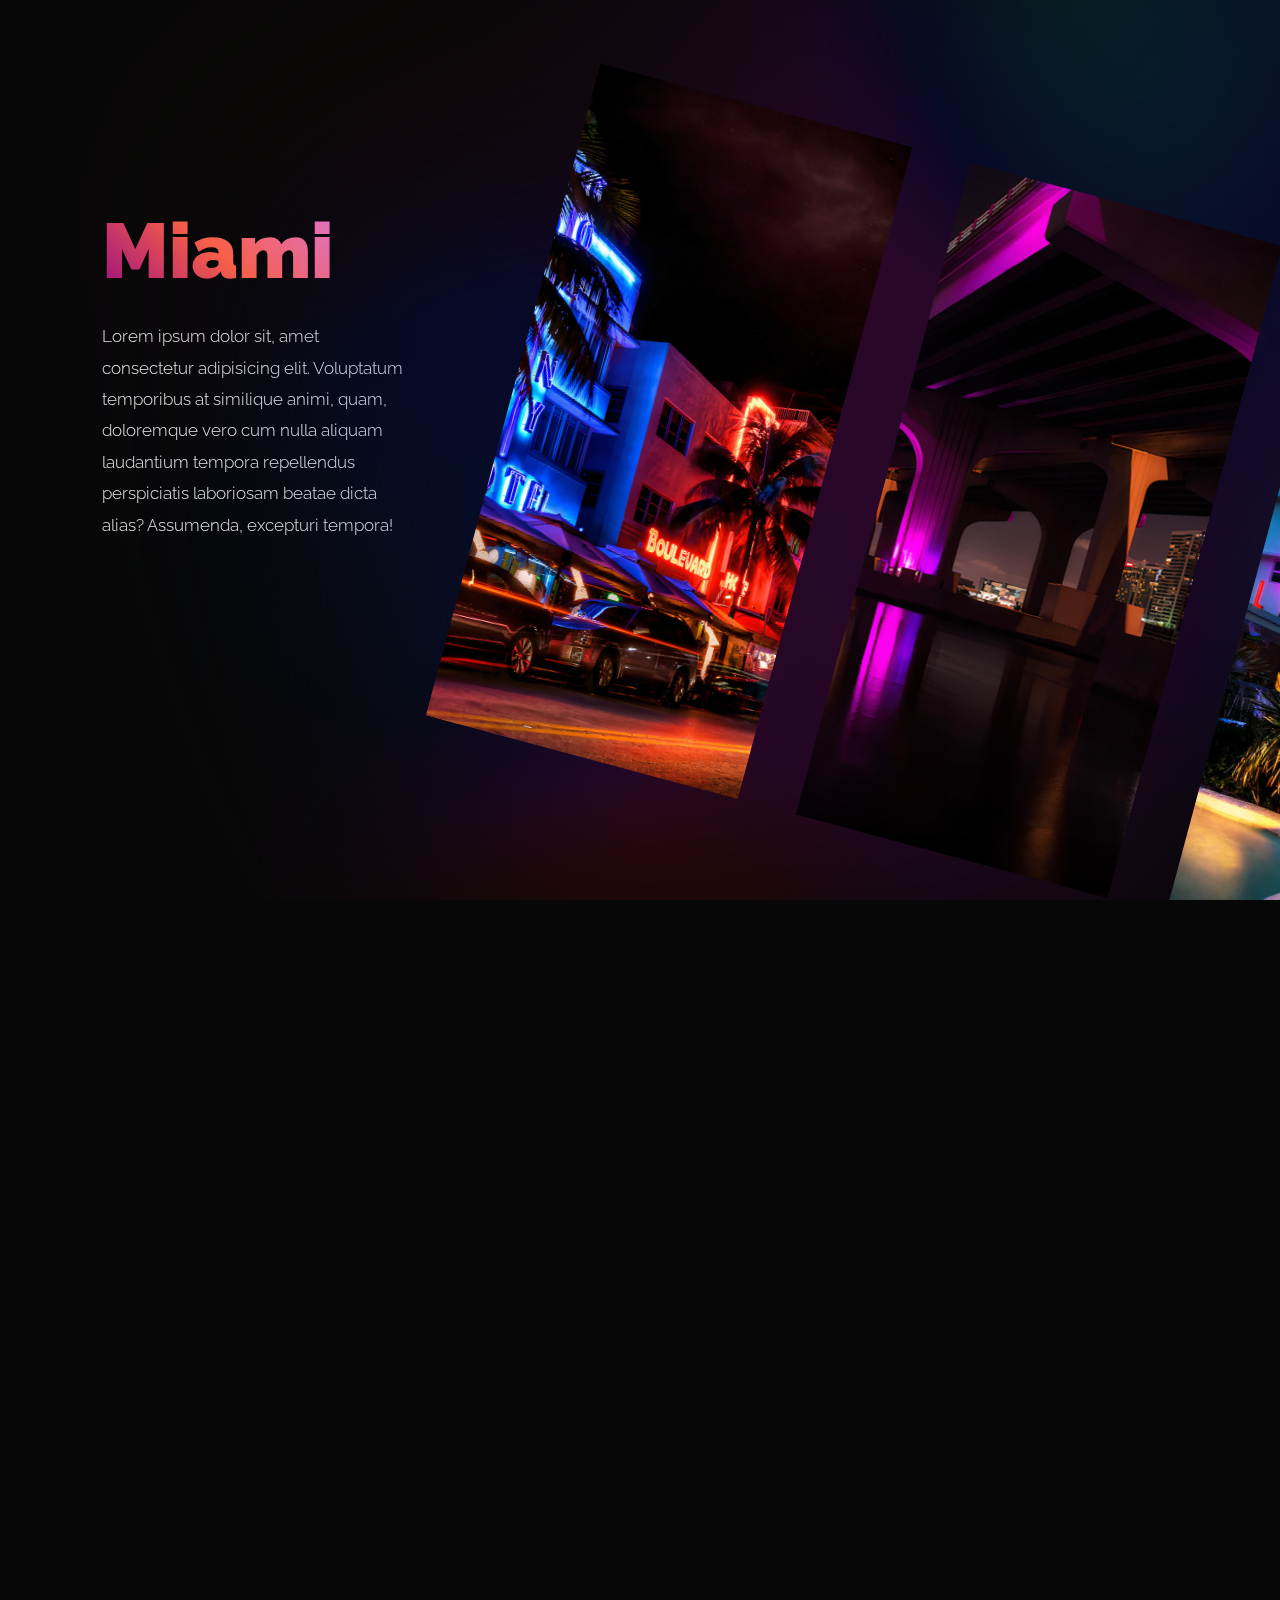
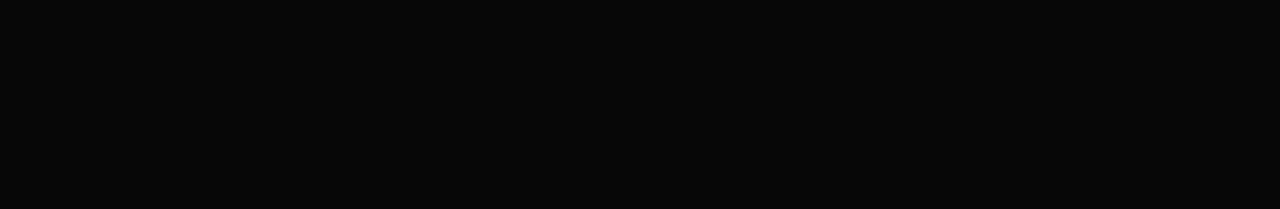
<file: create-cool-gallery/index.html>
<!DOCTYPE html>
<html lang="en">
<head>
    <meta charset="UTF-8">
    <meta http-equiv="X-UA-Compatible" content="IE=edge">
    <meta name="viewport" content="width=device-width, initial-scale=1.0">
    <link rel="stylesheet" href="libs/swiper/swiper-bundle.min.css">
    <link rel="stylesheet" href="css/main.css">
    <title>Document</title>
</head>
<body>

    <div class="description">
        <div class="logo">Miami</div>
        <p>Lorem ipsum dolor sit, amet consectetur adipisicing elit. 
            Voluptatum temporibus at similique animi, quam, doloremque vero cum nulla aliquam laudantium tempora
            repellendus perspiciatis laboriosam beatae dicta alias? Assumenda, excepturi tempora!</p>
    </div>

    <div class="swiper slider slider_main">
        <div class="swiper-wrapper slider__wrapper">

            <div class="swiper-slide slider__item">
                <div class="slider__img" data-swiper-parallax="20%" style="background-image: url(images/1.jpg);"></div>
            </div>
            <div class="swiper-slide slider__item">
                <div class="slider__img" data-swiper-parallax="30%" style="background-image: url(images/2.jpg);"></div>
            </div>
            <div class="swiper-slide slider__item">
                <div class="slider__img" data-swiper-parallax="20%" style="background-image: url(images/3.jpg);"></div>
            </div>
            <div class="swiper-slide slider__item">
                <div class="slider__img" data-swiper-parallax="30%" style="background-image: url(images/4.jpg);"></div>
            </div>
            <div class="swiper-slide slider__item">
                <div class="slider__img" data-swiper-parallax="20%" style="background-image: url(images/5.jpg);"></div>
            </div>
            <div class="swiper-slide slider__item">
                <div class="slider__img" data-swiper-parallax="30%" style="background-image: url(images/6.jpg);"></div>
            </div>
            <div class="swiper-slide slider__item">
                <div class="slider__img" data-swiper-parallax="20%" style="background-image: url(images/7.jpg);"></div>
            </div>
            <div class="swiper-slide slider__item">
                <div class="slider__img" data-swiper-parallax="30%" style="background-image: url(images/8.jpg);"></div>
            </div>
            <div class="swiper-slide slider__item">
                <div class="slider__img" data-swiper-parallax="20%" style="background-image: url(images/9.jpg);"></div>
            </div>

        </div>
    </div>

    <div class="swiper slider slider_bg">
        <div class="swiper-wrapper slider__wrapper">

            <div class="swiper-slide slider__item">
                <div class="slider__img" data-swiper-parallax="20%" style="background-image: url(images/1.jpg);"></div>
            </div>
            <div class="swiper-slide slider__item">
                <div class="slider__img" data-swiper-parallax="30%" style="background-image: url(images/2.jpg);"></div>
            </div>
            <div class="swiper-slide slider__item">
                <div class="slider__img" data-swiper-parallax="20%" style="background-image: url(images/3.jpg);"></div>
            </div>
            <div class="swiper-slide slider__item">
                <div class="slider__img" data-swiper-parallax="30%" style="background-image: url(images/4.jpg);"></div>
            </div>
            <div class="swiper-slide slider__item">
                <div class="slider__img" data-swiper-parallax="20%" style="background-image: url(images/5.jpg);"></div>
            </div>
            <div class="swiper-slide slider__item">
                <div class="slider__img" data-swiper-parallax="30%" style="background-image: url(images/6.jpg);"></div>
            </div>
            <div class="swiper-slide slider__item">
                <div class="slider__img" data-swiper-parallax="20%" style="background-image: url(images/7.jpg);"></div>
            </div>
            <div class="swiper-slide slider__item">
                <div class="slider__img" data-swiper-parallax="30%" style="background-image: url(images/8.jpg);"></div>
            </div>
            <div class="swiper-slide slider__item">
                <div class="slider__img" data-swiper-parallax="20%" style="background-image: url(images/9.jpg);"></div>
            </div>

        </div>
    </div>

    <script src="libs/swiper/swiper-bundle.min.js"></script>
    <script src="js/app.js"></script>
</body>
</html>
</file>
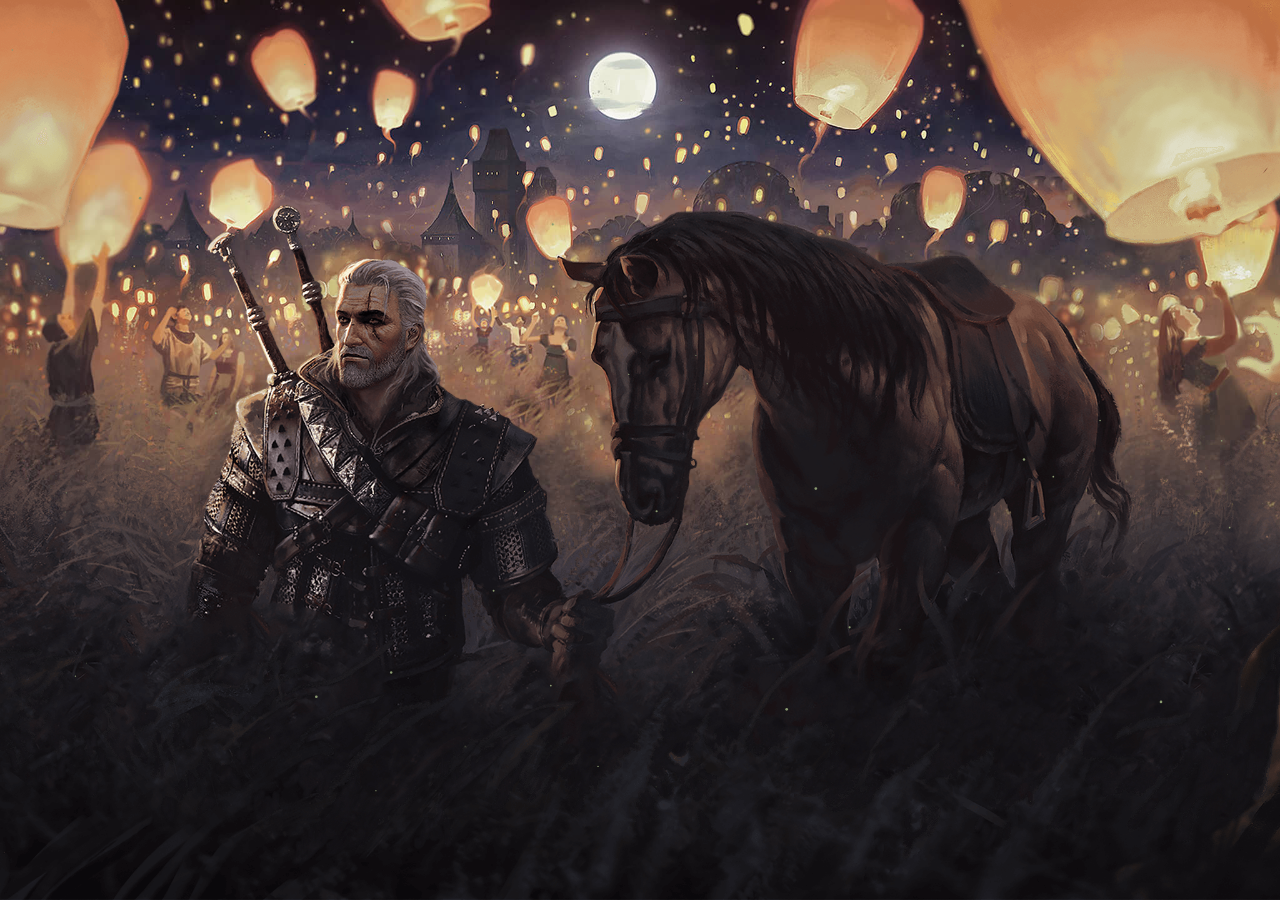
<file: horizontal-parallax-scrolling/index.html>
<!DOCTYPE html>
<html lang="en">
<head>

    <meta charset="UTF-8">
    <meta http-equiv="X-UA-Compatible" content="IE=edge">
    <meta name="viewport" content="width=device-width, initial-scale=1.0">
    
    <title>Document</title>
    <link rel="stylesheet" href="libs/swiper/swiper-bundle.min.css">
    <script src="libs/swiper/swiper-bundle.min.js" defer></script>
    <script src="libs/particles/particles.js" defer></script>

    <link rel="stylesheet" href="css/main.css">
    <script src="js/app.js" defer></script>

</head>
<body>
    
    <div class="swiper slider">
        <div class="swiper-wrapper slider__wrapper">

            <div class="swiper-slide slider__item">
                <div class="slider__layer" data-swiper-parallax="35%" style="background-image: url(img/screen-1/layer-back.jpg);"></div>
                <div class="slider__layer" data-swiper-parallax="25%" style="background-image: url(img/screen-1/layer-middle.png);"></div>
                <canvas class="particles slider__layer" data-swiper-parallax="18%" data-color="#899970"></canvas>
                <div class="slider__layer" data-swiper-parallax="14%" style="background-image: url(img/screen-1/layer-front.png);"></div>
            </div>

            <div class="swiper-slide slider__item">
                <div class="slider__layer" data-swiper-parallax="40%" style="background-image: url(img/screen-2/layer-back.jpg);"></div>
                <div class="slider__layer" data-swiper-parallax="34%" style="background-image: url(img/screen-2/layer-gera.png);"></div>
                <div class="slider__layer" data-swiper-parallax="30%" style="background-image: url(img/screen-2/layer-yen.png);"></div>
                <canvas class="particles slider__layer" data-swiper-parallax="20%" data-color="#525A6D"></canvas>
                <div class="slider__layer" data-swiper-parallax="14%" style="background-image: url(img/screen-2/layer-front.png);"></div>
            </div>

            <div class="swiper-slide slider__item">
                <div class="slider__layer" data-swiper-parallax="48%" style="background-image: url(img/screen-3/layer-back.jpg);"></div>
                <div class="slider__layer" data-swiper-parallax="35%" style="background-image: url(img/screen-3/layer-middle.png);"></div>
                <div class="slider__layer" data-swiper-parallax="29%" style="background-image: url(img/screen-3/layer-ciri.png);"></div>
                <canvas class="particles slider__layer" data-swiper-parallax="25%" data-color="#938086"></canvas>
                <div class="slider__layer" data-swiper-parallax="16%" style="background-image: url(img/screen-3/layer-front.png);"></div>
            </div>

        </div>
    </div>

</body>
</html>
</file>
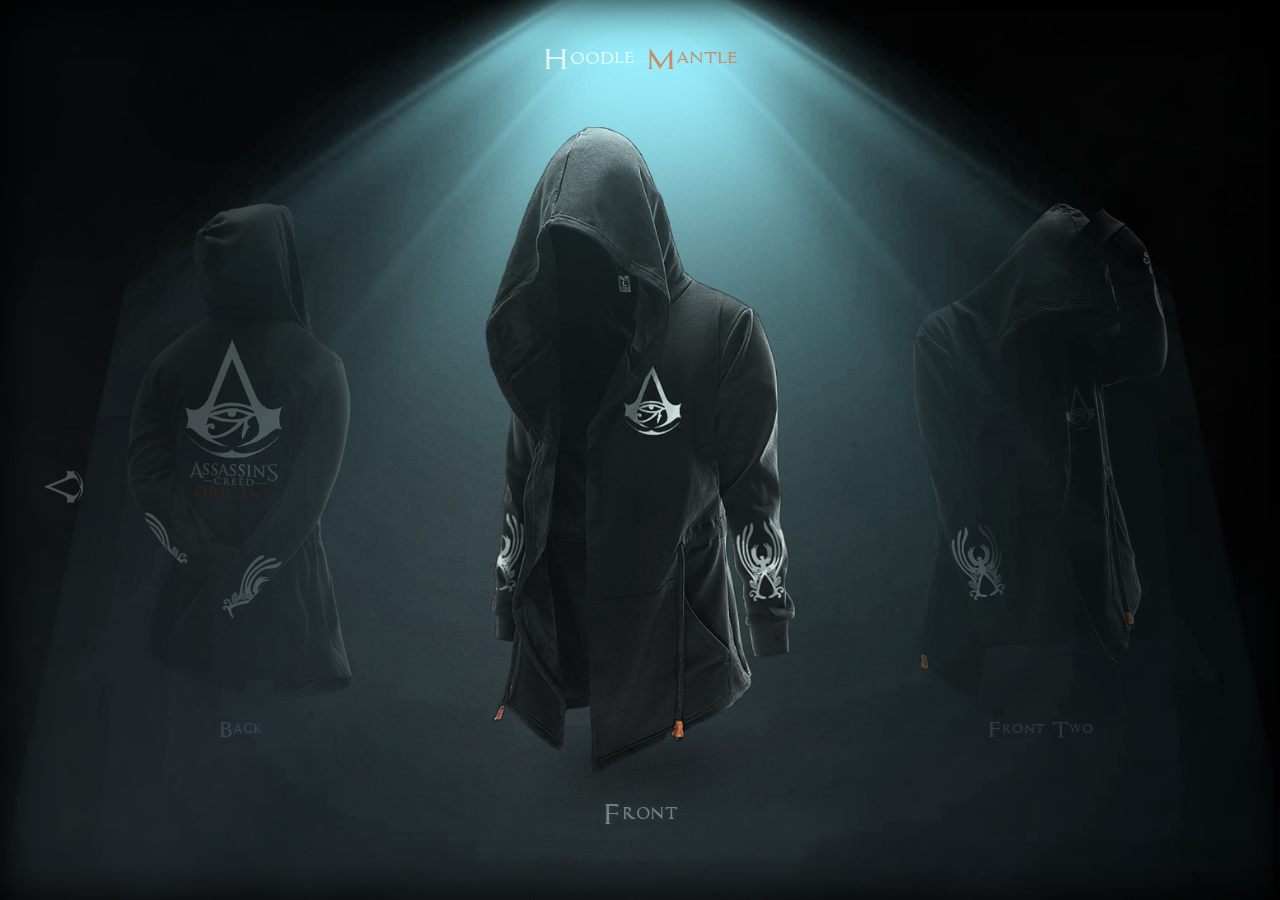
<file: showCaseScene/index.html>
<!DOCTYPE html>
<html>

<head>

	<meta charset="utf-8">
	<!-- <base href="/"> -->

	<title>Showcase Scene</title>
	<meta name="description" content="Showcase with CSS, HTML, Swiper">

	<meta name="viewport" content="width=device-width, initial-scale=1.0, minimum-scale=1.0, maximum-scale=1.0, user-scalable=no">

	<link rel="icon" href="images/favicon.png">
	<meta property="og:image" content="images/preview.jpg">

	<link rel="stylesheet" href="libs/bootstrap/css/bootstrap-reboot.min.css">
	<link rel="stylesheet" href="libs/swiper/swiper-bundle.min.css">

	<link rel="stylesheet" href="css/main.css">
	<link rel="stylesheet" href="css/media.css">

</head>

<body>

	<section class="showcase">

		<h2 class="showcase__header">Hoodle <span>Mantle</span></h2>

		<div class="showcase__content-wrapper">
			<div class="showcase__content">

				<div class="showcase-carousel">

					<div class="swiper-wrapper">

						<div class="swiper-slide showcase-carousel__item">

							<div class="showcase-carousel__image-wrapper">
								<div class="showcase-carousel__image-left">
									<div class="showcase-carousel__image" style="background-image: url(images/1.png);"></div>
								</div>
								<div class="showcase-carousel__image-right">
									<div class="showcase-carousel__image" style="background-image: url(images/1.png);"></div>
								</div>
							</div>
							<p>Front</p>

						</div>

						<div class="swiper-slide showcase-carousel__item">

							<div class="showcase-carousel__image-wrapper">
								<div class="showcase-carousel__image-left">
									<div class="showcase-carousel__image" style="background-image: url(images/2.png);"></div>
								</div>
								<div class="showcase-carousel__image-right">
									<div class="showcase-carousel__image" style="background-image: url(images/2.png);"></div>
								</div>
							</div>
							<p>Front Two</p>
							
						</div>

						<div class="swiper-slide showcase-carousel__item">

							<div class="showcase-carousel__image-wrapper">
								<div class="showcase-carousel__image-left">
									<div class="showcase-carousel__image" style="background-image: url(images/3.png);"></div>
								</div>
								<div class="showcase-carousel__image-right">
									<div class="showcase-carousel__image" style="background-image: url(images/3.png);"></div>
								</div>
							</div>
							<p>Side</p>
							
						</div>

						<div class="swiper-slide showcase-carousel__item">

							<div class="showcase-carousel__image-wrapper">
								<div class="showcase-carousel__image-left">
									<div class="showcase-carousel__image" style="background-image: url(images/4.png);"></div>
								</div>
								<div class="showcase-carousel__image-right">
									<div class="showcase-carousel__image" style="background-image: url(images/4.png);"></div>
								</div>
							</div>
							<p>Back</p>
							
						</div>

					</div>

				</div>

			</div>

			<div class="showcase-navigation">
				<div class="showcase-navigation__prev"></div>
				<div class="showcase-navigation__next"></div>
			</div>

		</div>

		<video src="videos/smoke-background-optimized.mp4" class="showcase__video" autoplay loop muted></video>

	</section>

	<script src="libs/swiper/swiper-bundle.min.js"></script>

	<script src="js/common.js"></script>

</body>

</html>
</file>
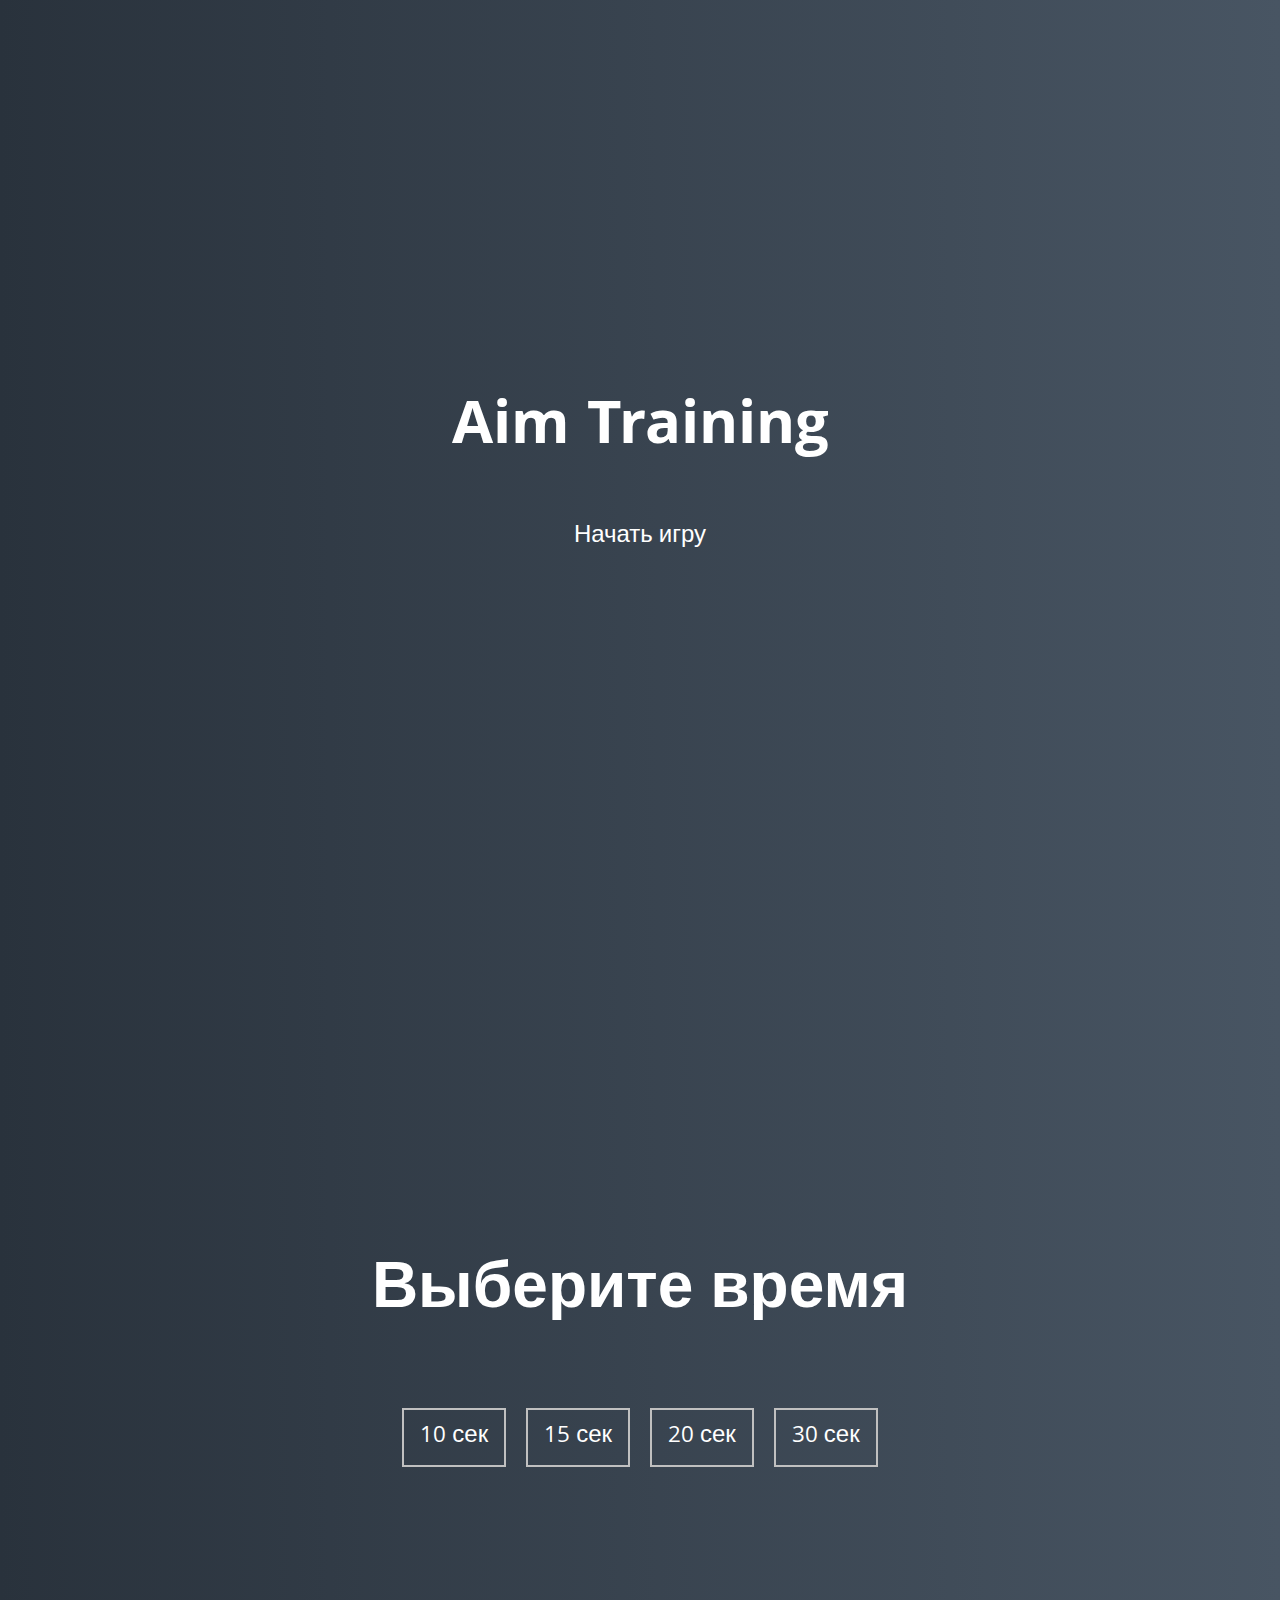
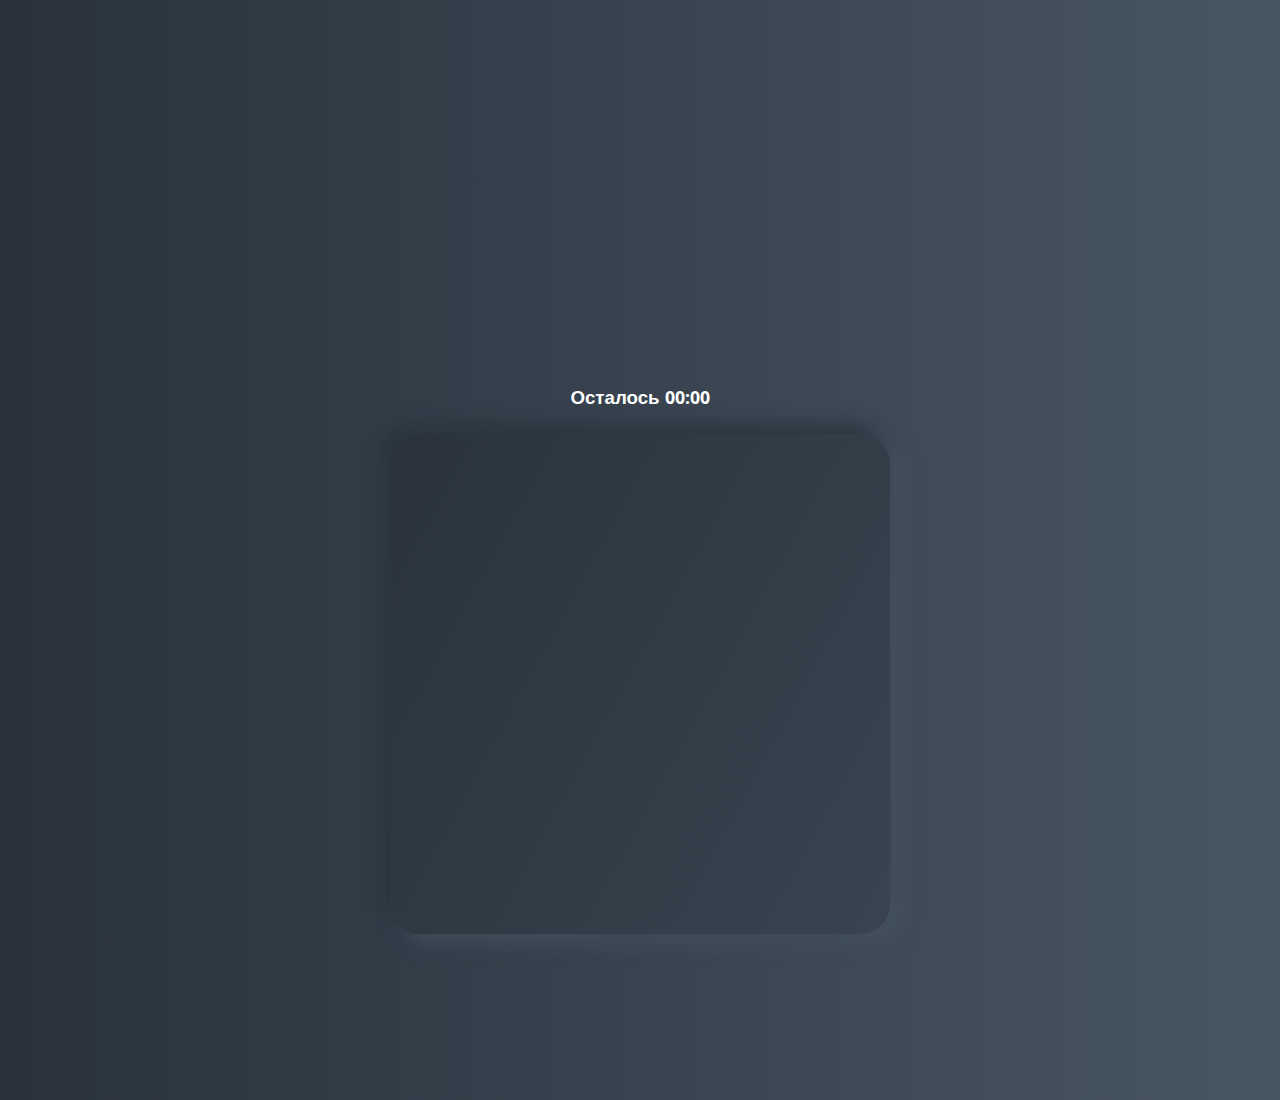
<file: MiniProjects/aim-game/index.html>
<!DOCTYPE html>
<html lang="en">
  <head>
    <meta charset="UTF-8" />
    <meta name="viewport" content="width=device-width, initial-scale=1.0" />
    <link rel="stylesheet" href="styles.css" />
    <title>Aim Training | Проект 5</title>
  </head>
  <body>
    <div class="screen">
      <h1>Aim Training</h1>
      <a href="#" class="start" id="start">Начать игру</a>
    </div>

    <div class="screen">
      <h1>Выберите время</h1>
      <ul class="time-list" id="time-list">
        <li>
          <button class="time-btn" data-time = "10">
            10 сек
          </button>
        </li>
        <li>
          <button class="time-btn" data-time = "15">
            15 сек
          </button>
        </li>
        <li>
          <button class="time-btn" data-time = "20">
            20 сек
          </button>
        </li>
        <li>
          <button class="time-btn" data-time = "30">
            30 сек
          </button>
        </li>
      </ul>
    </div>

    <div class="screen">
      <h3>Осталось <span id="time">00:00</span></h3>
      <div class="board" id="board"></div>
    </div>
    <script src="app.js"></script>
  </body>
</html>
</file>
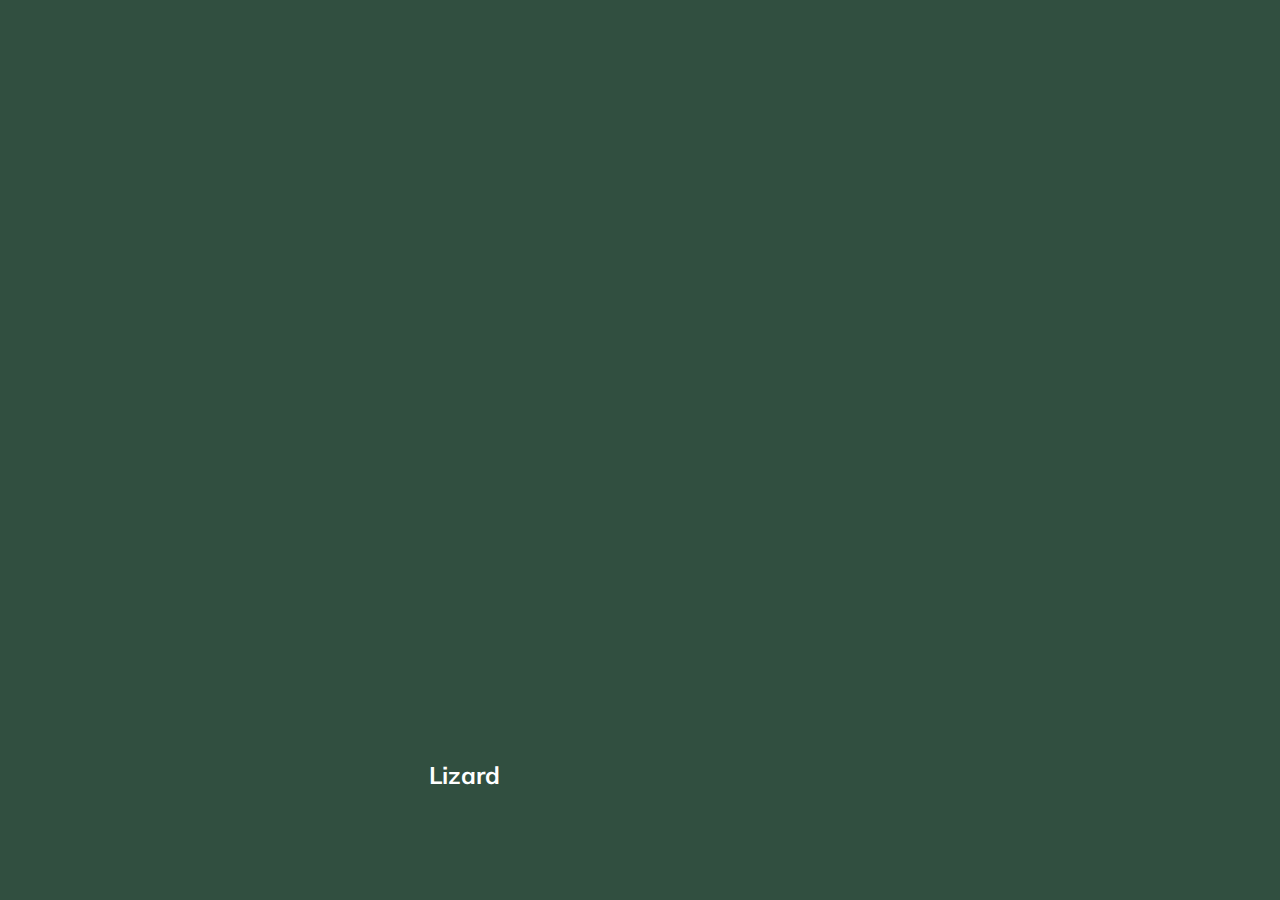
<file: MiniProjects/cards source/index.html>
<!DOCTYPE html>
<html lang="en">
<head>
  <meta charset="UTF-8" />
  <meta name="viewport" content="width=device-width, initial-scale=1.0" />
  <link rel="stylesheet" href="styles.css" />
  <title>Карточки | Проект 1</title>
</head>
<body>
<div class="container">
  <div
      class="slide"
      style="background-image: url('https://images.unsplash.com/photo-1662230953934-0bd551e3cc01?ixlib=rb-1.2.1&ixid=MnwxMjA3fDB8MHxwaG90by1wYWdlfHx8fGVufDB8fHx8&auto=format&fit=crop&w=1170&q=80');"
  >
    <h3>Fox</h3>
  </div>
  <div
      class="slide"
      style="
          background-image: url('https://images.unsplash.com/photo-1662360295315-f1a4a21988ab?ixlib=rb-1.2.1&ixid=MnwxMjA3fDB8MHxwaG90by1wYWdlfHx8fGVufDB8fHx8&auto=format&fit=crop&w=774&q=80');
        "
  >
    <h3>Beaver</h3>
  </div>
  <div
      class="slide"
      style="
          background-image: url('https://images.unsplash.com/photo-1662121681192-3738427bfdb9?ixlib=rb-1.2.1&ixid=MnwxMjA3fDB8MHxwaG90by1wYWdlfHx8fGVufDB8fHx8&auto=format&fit=crop&w=1169&q=80');
        "
  >
    <h3>Tiger</h3>
  </div>
  <div
      class="slide"
      style="
          background-image: url('https://images.unsplash.com/photo-1660384479249-8cab2e38bd4b?ixlib=rb-1.2.1&ixid=MnwxMjA3fDB8MHxwaG90by1wYWdlfHx8fGVufDB8fHx8&auto=format&fit=crop&w=1170&q=80');
        "
  >
    <h3>Elephant</h3>
  </div>
  <div
      class="slide"
      style="
          background-image: url('https://images.unsplash.com/photo-1654751894470-c0e802dd216c?ixlib=rb-1.2.1&ixid=MnwxMjA3fDB8MHxwaG90by1wYWdlfHx8fGVufDB8fHx8&auto=format&fit=crop&w=1170&q=80');
        "
  >
    <h3>Lizard</h3>
  </div>

  <div
      class="slide"
      style="background-image: url('https://images.unsplash.com/photo-1662122304588-a83689a680c4?ixlib=rb-1.2.1&ixid=MnwxMjA3fDB8MHxwaG90by1wYWdlfHx8fGVufDB8fHx8&auto=format&fit=crop&w=1169&q=80');"
  >
    <h3>Lesser panda</h3>
  </div>
</div>
<script src="app.js"></script>
</body>
</html>
</file>
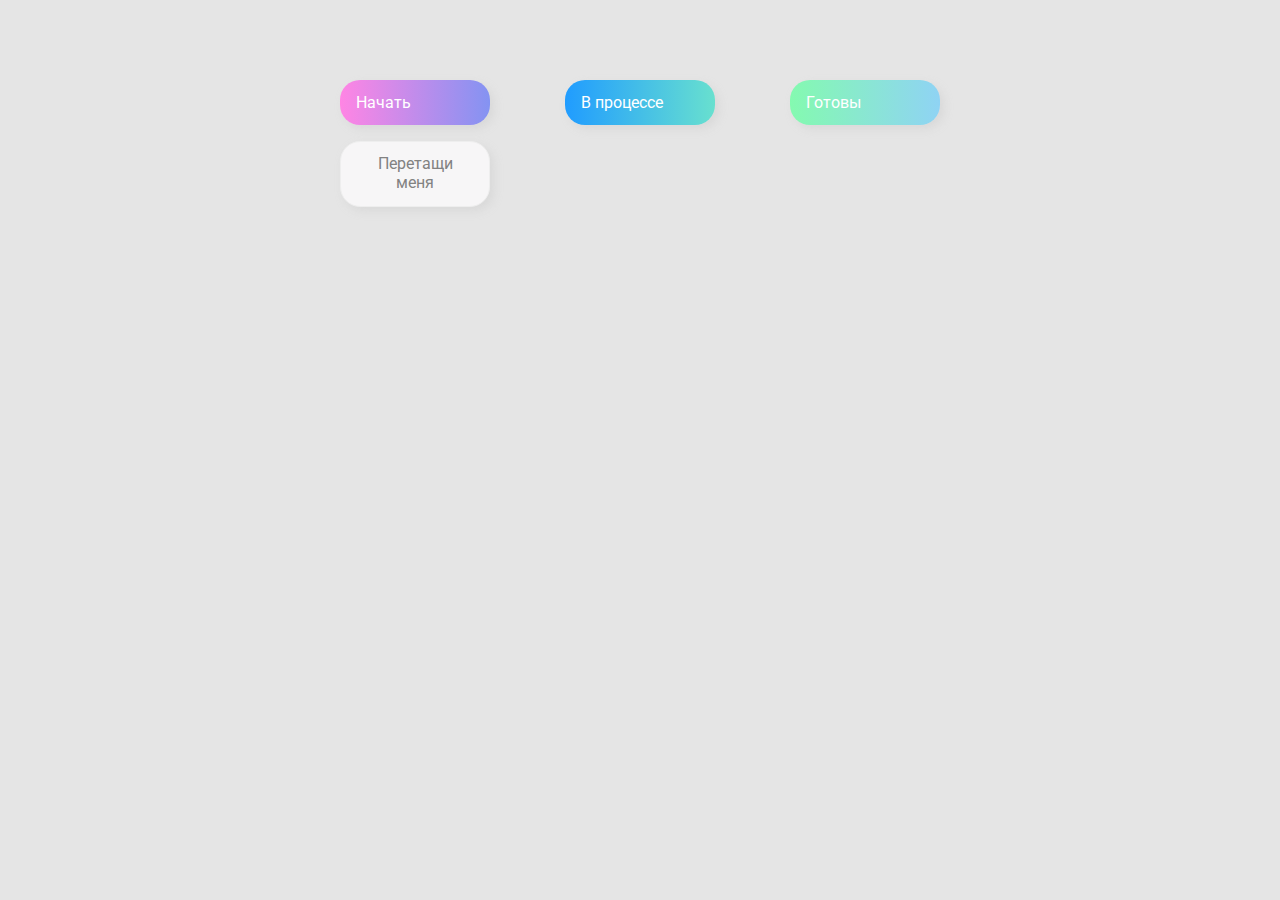
<file: MiniProjects/drag-n-drop/index.html>
<!DOCTYPE html>
<html lang="en">
  <head>
    <meta charset="UTF-8" />
    <meta name="viewport" content="width=device-width, initial-scale=1.0" />
    <link rel="stylesheet" href="styles.css" />
    <title>Drag & Drop | Проект 2</title>
  </head>
  <body>
    <div>
      <div class="row">
          <div class="col-header start">Начать</div>
          <div class="col-header progress">В процессе</div>
          <div class="col-header done">Готовы</div>
      </div>

      <div class="row">
        <div class="placeholder">
          <div class="item" draggable="true">Перетащи меня</div>
        </div>
        <div class="placeholder"></div>
        <div class="placeholder"></div>
      </div>
      <script src="app.js"></script>
    </div>
  </body>
</html>
</file>
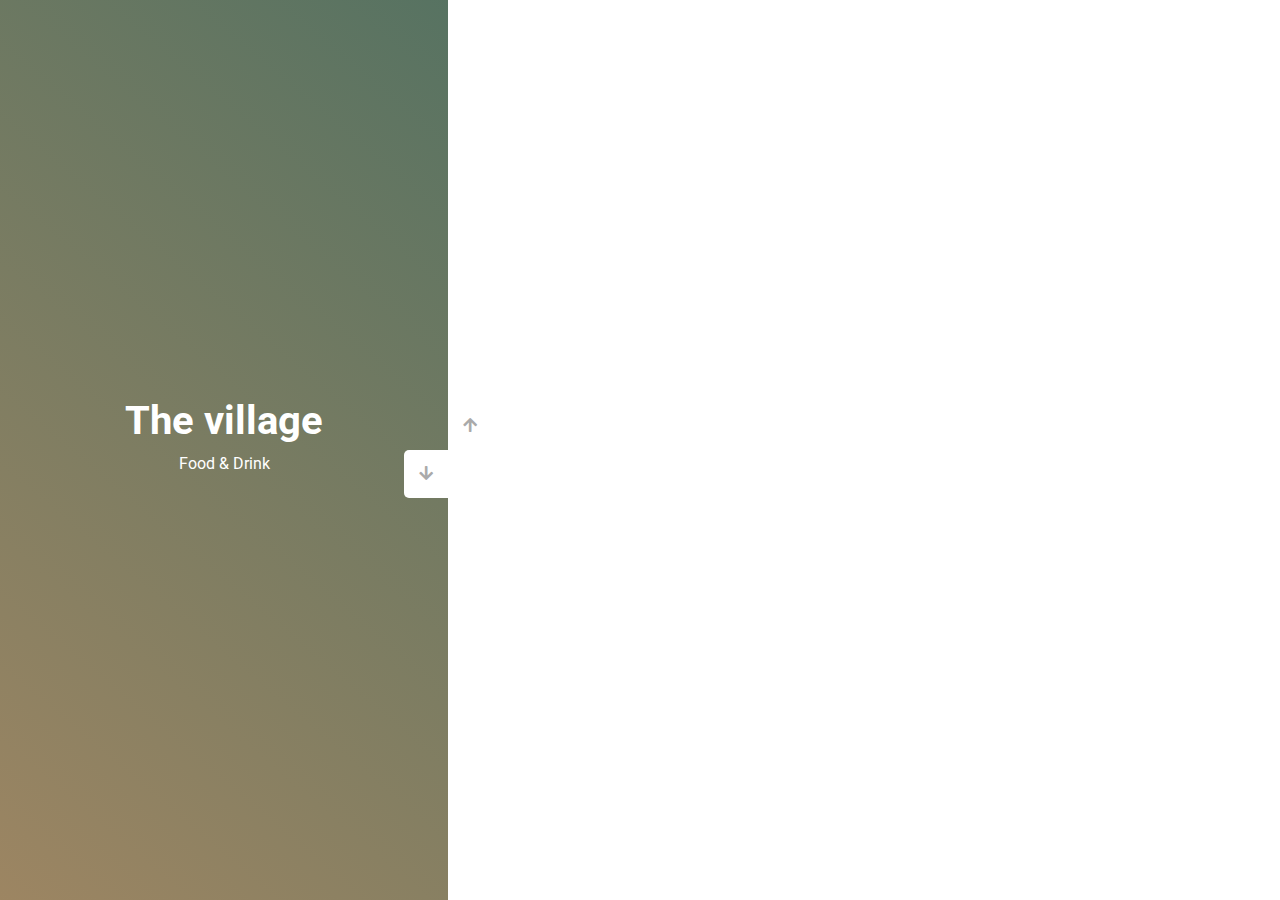
<file: MiniProjects/slader/index.html>
<!DOCTYPE html>
<html lang="en">
  <head>
    <meta charset="UTF-8" />
    <meta name="viewport" content="width=device-width, initial-scale=1.0" />
    <link
      rel="stylesheet"
      href="https://cdnjs.cloudflare.com/ajax/libs/font-awesome/5.15.1/css/all.min.css"
    />
    <link rel="stylesheet" href="style.css" />
    <title>Слайдер | Проект 3</title>
  </head>
  <body>
    <div class="container">
      <div class="sidebar">
        <div style="background: linear-gradient(229.99deg, #0fc2cb -26%, #016c78 145%);">
          <h1>Blueberry</h1>
          <p>Food & Drink</p>
        </div>
        <div style="background: linear-gradient(215.32deg, #F90306 -1%, #9E0706 124%);">
          <h1>Pringles</h1>
          <p>Food & Drink</p>
        </div>
        <div style="background: linear-gradient(221.87deg, #14542e 1%, #0b5d2c 128%);">
          <h1>Sparrowgrass</h1>
          <p>Food & Drink</p>
        </div>
        <div style="background: linear-gradient(220.16deg, #093620b4 -8%, #68440ea6 100%);">
          <h1>The village</h1>
          <p>Food & Drink</p>
        </div>
      </div>
      <div class="main-slide">
        <div
          style="
            background-image: url('https://images.unsplash.com/photo-1663353668307-06d9c49094ca?ixlib=rb-1.2.1&ixid=MnwxMjA3fDB8MHxwaG90by1wYWdlfHx8fGVufDB8fHx8&auto=format&fit=crop&w=755&q=80');
          "
        ></div>
        <div
          style="
            background-image: url('https://images.unsplash.com/photo-1660862877507-4919697c9282?ixlib=rb-1.2.1&ixid=MnwxMjA3fDB8MHxwaG90by1wYWdlfHx8fGVufDB8fHx8&auto=format&fit=crop&w=1964&q=80');
          "
        ></div>
        <div
          style="
            background-image: url('https://images.unsplash.com/photo-1657047897806-a8c1faef0919?ixlib=rb-1.2.1&ixid=MnwxMjA3fDB8MHxwaG90by1wYWdlfHx8fGVufDB8fHx8&auto=format&fit=crop&w=1332&q=80');
          "
        ></div>
        <div
          style="
            background-image: url('https://images.unsplash.com/photo-1580854256166-e01d8a34da4a?ixlib=rb-1.2.1&ixid=MnwxMjA3fDB8MHxwaG90by1wYWdlfHx8fGVufDB8fHx8&auto=format&fit=crop&w=739&q=80');
          "
        ></div>
      </div>
      <div class="controls">
        <button class="down-button">
          <i class="fas fa-arrow-down"></i>
        </button>
        <button class="up-button">
          <i class="fas fa-arrow-up"></i>
        </button>
      </div>
    </div>
    <script src="app.js"></script>
  </body>
</html>
</file>
<file: create-cool-gallery/css/main.css>
* {
    margin: 0;
    padding: 0;
    box-sizing: border-box;
}

:root {
    --dark: #070707;
    --sizeindex: calc(1vw + 1vh);
    --transition: .75s cubic-bezier(.2, .6, 0, 1)
}
@font-face {
    font-family: raleway_m;
    src: url(../fonts/raleway-v22-cyrillic-300.woff2);
    font-weight: 300;
}
@font-face {
    font-family: raleway_m;
    src: url(../fonts/raleway-v22-cyrillic-900.woff2);
    font-weight: 900;
}

body, html {
    width: 100%;
    height: 100%;
    background-color: var(--dark);
    color: #fff;
    font-family: raleway_m, sans-serif;
	overflow: hidden;
    line-height: 1.8;
    font-size: calc(var(--sizeindex) * .8);
}

.slider {
    height: 100%;
    transform: rotate(15deg);
    overflow: visible;
    top: 10vh;
}

.slider__wrapper {
    transition: var(--transition)!important;
    will-change: transform;
}

.slider__item {
    max-height: 75vh;
    overflow: hidden;
    cursor: pointer;
    transition: transform var(--transition), box-shadow var(--transition);
}

.slider__img {
    width: 300%;
    height: 100%;
    background-size: cover;
    position: absolute;
    left: -100%;
    transition: var(--transition)!important;
    will-change: transform;
}

.slider_bg {
    z-index: 0;
    transform: rotate(-20deg)!important;
    top: -90vh;
    left: -10vh;
    opacity: .15;
    filter: blur(120px) saturate(10) ;
}

.slider_bg .slider__item {
    max-height: 100vh;
}

.slider__item.opened {
    z-index: 2;
    transform: rotate(-15deg) scale(1.45);
    box-shadow: rgb(0 0 0 / .75) 0 0 0 10000px;
}

.description {
    position: absolute;
    font-size: calc(var(--sizeindex) * .8);
    top: 20vh;
    left: 8vw;
    max-width: 24vw;
    transition: opacity var(--transition), transform var(--transition);
}

.logo {
    font-size: calc(var(--sizeindex) * 3.6);
    font-weight: 900;
    display: inline-block;
    background: linear-gradient(45deg, DarkMagenta, Tomato, Violet);
    -webkit-background-clip: text;
    -webkit-text-fill-color: transparent;
}

.description p {
    opacity: .9;
    transition: transform var(--transition);
    transition-duration: 3s;
}

.description.hidden {
    opacity: 0;
    transform: translateY(5vh);
}

.description.hidden p {
    transform: translateY(2vh);
}
</file>
<file: horizontal-parallax-scrolling/css/main.css>
* {
    margin: 0;
    padding: 0;
    box-sizing: border-box;
}

html, body {
    height: 100%;
    background-color: #000;
}

:root {
    --transition: 1.75s cubic-bezier(.2, .6, 0, 1); 
}

.slider {
    height: 100%;
}

.slider__layer {
    position: absolute;
    inset: 0;
    background-size: cover;
    background-position: center;
    will-change: transform;
    /*transition: var(--transition)!important;*/
}

.slider__layer::before {
    content: '';
    position: absolute;
    inset: 0;
    z-index: 1;
    box-shadow: inset 0 0 250px rgb(0, 0, 0 / .3);
}

.slider__item {
    overflow: hidden;
}

.slider__wrapper {
    will-change: transform;
    transform-style: preserve-3d;
    /*transition: var(--transition)!important;*/
}
</file>
<file: showCaseScene/css/main.css>
/* USER VARIABLES SECTION */

:root {
	--accent: #CC8869;
	--text: #333;
	--regular-text: 16px;
	--lineheight: 1.65;
	--userfont: roboto-st, sans-serif;
	--systemfont: -apple-system, BlinkMacSystemFont, Arial, sans-serif;
	--padding: 120px;
	--transition: cubic-bezier(.4, 0, 0, 1);
}

/* BOOTSTRAP SETTINGS SECTION */

/* gutter 20px (10px + 10px). Comment this code for default gutter start at 1.5rem (24px) wide. */
.container, .container-fluid, .container-lg, .container-md, .container-sm, .container-xl, .container-xxl { --bs-gutter-x: .625rem; }
.row, .row > * { --bs-gutter-x: 1.25rem; }

/* FONTS LOAD SECTION */

@font-face { src: url("../fonts/roboto-regular-webfont.woff2") format("woff2"); font-family: "roboto-st"; font-weight: 400; font-style: normal; }
@font-face { src: url("../fonts/roboto-italic-webfont.woff2") format("woff2"); font-family: "roboto-st"; font-weight: 400; font-style: italic; }
@font-face { src: url("../fonts/roboto-bold-webfont.woff2") format("woff2"); font-family: "roboto-st"; font-weight: 700; font-style: normal; }
@font-face { src: url("../fonts/roboto-bolditalic-webfont.woff2") format("woff2"); font-family: "roboto-st"; font-weight: 700; font-style: italic; }
@font-face { src: url("../fonts/assassin.woff2") format("woff2"); font-family: "assassin-st"; font-weight: 700; font-style: italic; }

/* GENERAL CSS SETTINGS */

::placeholder { color: #666; }
::selection { background-color: var(--accent); color: #fff; }
input, textarea { outline: none; }
input:focus:required:invalid, textarea:focus:required:invalid { border-color: red; }
input:required:valid, textarea:required:valid { border-color: green; }

body {
	font-family: var(--userfont);
	font-size: var(--regular-text);
	line-height: var(--lineheight);
	color: var(--text);
	min-width: 320px;
	position: relative;
	overflow-x: hidden;
}

/* USER STYLES */

body, html {
	height: 100%;
}

.showcase {
	background-color: #000;
	height: 100%;
	position: relative;
	color: #fff;
	overflow: hidden;
}

.showcase::before {
	content: '';
	width: 100%;
	height: 100%;
	position: absolute;
	z-index: 1;
	box-shadow: inset 0 0 50px #000;
}

.showcase::after {
	content: '';
	position: absolute;
	top: 0;
	right: 0;
	bottom: 0;
	left: 0;
	background-image: url(../images/light.png);
	background-size: cover;
	background-repeat: no-repeat;
	background-position: center -65px;
	animation: k-light 3s ease-in-out infinite;
}


.showcase__video {
	position: absolute;
	top: 0;
	left: 0;
	width: 100%;
	height: 100%;
	object-fit: cover;
	opacity: .48;
}

.showcase__content-wrapper {
	position: relative;
	z-index: 2;
	height: 100%;
	padding: var(--padding) 0;
}

.showcase__content-wrapper::before {
	content: '';
	position: absolute;
	top: 0;
	right: 0;
	bottom: 0;
	left: 0;
	background-image: url(../images/glow.png);
	background-position: center;
	background-repeat: no-repeat;
	background-size: cover;
	animation: k-glow 1.8s ease-in-out infinite;
}

.showcase__header {
	position: absolute;
	text-align: center;
	width: 100%;
	z-index: 1;
	top: 40px;
	font-family: assassin-st, sans-serif;
	font-size: 32px;
	color: rgba(255, 255, 255, .75);

}

.showcase__header span {
	color: var(--accent);
}

.showcase-carousel.swiper-wrapper {
	transition: var(--transition);
}

.showcase-carousel__item {
	position: relative;
	height: calc(100vh - var(--padding) * 2);
	text-align: center;
	opacity: .25;
	transform: scale(.75);
	transition: opacity 1.8s var(--transition), transform 1.8s var(--transition);
}

.showcase-carousel__item::after {
	content: '';
	width: 120px;
	height: 0;
	position: absolute;
	box-shadow: 0 0 45px 10px #010101;
	bottom: 5px;
	left: calc(50% - 60px);
}

.showcase-carousel__item p {
	position: absolute;
	bottom: -85px;
	width: 100%;
	font-family: assassin-st, sans-serif;
	font-size: 32px;
	color: rgba(255, 255, 255, .5);
	text-shadow: rgb(58, 78, 94) 0 0 10px;
}

.showcase-carousel__item.swiper-slide-active {
	opacity: .8;
	transform: scale(.98);
}

.showcase-carousel__image-wrapper > * {
	position: absolute;
	width: 100%;
	height: 100%;
	perspective: 150px;
	transform-style: preserve-3d;
}

.showcase-carousel__image {
	position: absolute;
	width: 100%;
	height: 100%;
	background-size: contain;
	background-position: center;
	background-repeat: no-repeat;
}

.showcase-carousel__image-left {
	perspective-origin: left center;
	clip-path: polygon(0 0, 50% 0, 50% 100%, 0 100%);
}

.showcase-carousel__image-right {
	perspective-origin: right center;
	clip-path: polygon(50% 0, 100% 0, 100% 100%, 50% 100%);
}

.showcase-carousel__image-left .showcase-carousel__image {
	animation: k-left-side 2s ease-in-out infinite;
	animation-direction: alternate;
}

.showcase-carousel__image-right .showcase-carousel__image {
	animation: k-right-side 2s ease-in-out infinite;
	animation-direction: alternate;
}

/*NAVIGATION*/

.showcase-navigation {
	overflow: hidden;
	position: absolute;
	z-index: 2;
	top: 0;
	right: 0;
	bottom: 0;
	left: 0;
}

.showcase-navigation > * {
	position: absolute;
	height: 100%;
	width: 50%;
	outline: none;
	cursor: pointer;
}

.showcase-navigation__next {
	right: 0;
}

.showcase-navigation > *::before {
	content: '?';
	font-family: assassin-st;
	opacity: 0;
	transition: opacity .75s ease-out;
	position: absolute;
	transform: rotate(-90deg);
	left: 50px;
	top: 50%;
	font-size: 45px;
}

.showcase-navigation > *:hover::before {
	opacity: .25;
}

.showcase-navigation__next::before {
	transform: rotate(90deg);
	right: 50px;
	left: auto;
}

.showcase-navigation > *.swiper-slide-disabled {
	display: none;
}

/* ANIMATIONS */
@keyframes k-light {
	0% {
		opacity: .2;
	}
	50% {
		opacity: .3;
	}
	100% {
		opacity: .2;
	}
}

@keyframes k-glow {
	0% {
		opacity: .6;
	}
	50% {
		opacity: .8;
	}
	100% {
		opacity: .6;
	}
}

@keyframes k-left-side {
	0% {
		transform: rotateY(-1deg) scaleX(.92);
	}
	100% {
		transform: rotateY(0deg) scaleX(1);
	}
}

@keyframes k-right-side {
	0% {
		transform: rotateY(0deg) scaleX(1);
	}
	100% {
		transform: rotateY(1deg) scaleX(.92);
	}
}
</file>
<file: showCaseScene/css/media.css>
/* === DESKTOP FIRST === */

/* xl <= Extra extra large (xxl) */
@media (max-width : 1400px) {

	.showcase__content {
		max-width: 1200px;
		margin: auto;
	}
}

/* lg <= Extra large (xl) */
@media (max-width : 1200px) {

}

/* md <= Large (lg) */
@media (max-width : 992px) {

}

/* sm <= Medium (md) */
@media (max-width : 768px) {

}

/* xs <= Small (sm) */
@media (max-width : 576px) {

}


/* === MOBILE FIRST === */

/* Custom (xs) */
@media (min-width : 0) {

}

/* Small (sm) */
@media (min-width : 576px) {

}

/* Medium (md) */
@media (min-width : 768px) {

}

/* Large (lg) */
@media (min-width : 992px) {

}

/* Extra large (xl) */
@media (min-width : 1200px) {
	.text {
		font-size: 18px;
	}
}

/* Extra extra large (xxl) */
@media (min-width : 1400px) {
	.text {
		font-size: 22px;
	}
}
</file>
<file: MiniProjects/aim-game/styles.css>
@import url('https://fonts.googleapis.com/css?family=Khula&display=swap');

* {
  box-sizing: border-box;
}

body {
  color: #fff;
  font-family: 'Khula', sans-serif;
  height: 100vh;
  overflow: hidden;
  margin: 0;
  text-align: center;
}

a {
  color: #fff;
  text-decoration: none;
}

a:hover {
  color: #16D9E3;
}

.start {
  font-size: 1.5rem;
}

h1 {
  line-height: 1.4;
  font-size: 4rem;
}

.screen {
  display: flex;
  flex-direction: column;
  align-items: center;
  justify-content: center;
  height: 100vh;
  width: 100vw;
  transition: margin 0.5s ease-out;
  background: linear-gradient(90deg, #29323C 0%, #485563 100%);
}

.screen.up {
  margin-top: -100vh;
}

.time-list {
  display: flex;
  flex-wrap: wrap;
  justify-content: center;
  list-style: none;
  padding: 0;
}

.time-list li {
  margin: 10px;
}

.time-btn {
  background-color: transparent;
  border: 2px solid #C0C0C0;
  color: #fff;
  cursor: pointer;
  font-family: inherit;
  padding: .5rem 1rem;
  font-size: 1.5rem;
}

.time-btn:hover {
  border: 2px solid #16D9E3;
  color: #16D9E3;
}

.hide {
  opacity: 0;
}

.primary {
  color: #16D9E3;
}

.board {
  display: flex;
  justify-content: center;
  align-items: center;
  position: relative;
  width: 500px;
  height: 500px;
  background: linear-gradient(118.38deg, #29323C -4.6%, #485563 200.44%);
  box-shadow: -8px -8px 20px #2A333D, 10px 7px 20px #475462;
  border-radius: 30px;
  overflow: hidden;
}

.circle {
  background: linear-gradient(90deg, #16D9E3 0%, #30C7EC 47%, #46AEF7 100%);
  position: absolute;
  border-radius: 50%;
  cursor: pointer;
}
</file>
<file: MiniProjects/cards source/styles.css>
@import url('https://fonts.googleapis.com/css?family=Muli&display=swap'); 

* {
  box-sizing: border-box;
}

body {
  font-family: 'Muli', sans-serif;
  overflow: hidden;
  margin: 0;
  background: rgba(21, 55, 38, 0.878);
  height: 100vh;
  display: flex;
  justify-content: center;
  align-items: center;
}

.container {
  width: 100%;
  display: flex;
  padding: 0 20px;
}

.slide {
  height: 80vh;
  border-radius: 20px;
  margin: 10px;
  cursor: pointer;
  color: #fff;
  flex: 1;
  background-size: cover;
  background-position: center;
  background-repeat: no-repeat;
  position: relative;
  transition: all 500ms ease-in-out;
}

.slide h3 {
  position: absolute;
  font-size: 24px;
  bottom: 20px;
  left: 20px;
  margin: 0;
  opacity: 0;
}

.slide.active {
  flex: 10;
}

.slide.active h3 {
  opacity: 1;
  transition: opacity 0.3s ease-in 0.4s;
}
</file>
<file: MiniProjects/drag-n-drop/styles.css>
@import url('https://fonts.googleapis.com/css?family=Roboto&display=swap');

* {
  box-sizing: border-box;
}

body {
  font-family: 'Roboto', sans-serif;
  background-color: #e5e5e5;
  display: flex;
  padding-top: 5rem;
  justify-content: center;
  overflow: hidden;
  margin: 0;
}

.row {
  display: flex;
  width: 600px;
  justify-content: space-between;
  margin-bottom: 1rem;
}

.col-header {
  width: 150px;
  box-shadow: 4px 4px 9px rgba(198, 198, 198, 0.36);
  border-radius: 20px;
  padding: 0.8rem 1rem;
  color: #fff;
}

.item {
  width: 150px;
  height: 66px;
  border: 1px solid #eee;
  box-shadow: 4px 4px 9px rgba(198, 198, 198, 0.36);
  border-radius: 20px;
  background: #f7f6f7;
  padding: 0.8rem 1rem;
  color: #828282;
  text-align: center;
  cursor: grab;
}

.item:active {
  cursor: grabbing;
}

.placeholder {
  width: 150px;
  height: 66px;
}

.start {
  background: linear-gradient(90deg, #ff85e4 0%, #229efd 179.25%);
}

.progress {
  background: linear-gradient(90deg, #209cff 0%, #68e0cf 100%);
}

.done {
  background: linear-gradient(90deg, #84fab0 0%, #8fd3f4 100%);
}

.hold {
  border: 2px solid rgba(32, 30, 30, 0.185);
  background-color: rgba(5, 13, 12, 0.108)
  
  
}

.hide {
  display: none;
}

.hovered {
  border-top: 2px solid #80c6ea;
  background-color: rgba(0,191,165,.04);
}
</file>
<file: MiniProjects/slader/style.css>
@import url('https://fonts.googleapis.com/css?family=Roboto&display=swap');

* {
  box-sizing: border-box;
  margin: 0;
  padding: 0;
}

body {
  font-family: 'Roboto', sans-serif;
  height: 100vh;
}

.container {
  position: relative;
  overflow: hidden;
  width: 100vw;
  height: 100vh;
}

.sidebar {
  height: 100%;
  width: 35%;
  position: absolute;
  top: 0;
  left: 0;
  transition: transform 0.5s ease-in-out;
}

.sidebar > div {
  height: 100%;
  width: 100%;
  display: flex;
  flex-direction: column;
  align-items: center;
  justify-content: center;
  color: #fff;
}

.sidebar h1 {
  font-size: 40px;
  margin-bottom: 10px;
  margin-top: -30px;
}

.main-slide {
  height: 100%;
  position: absolute;
  top: 0;
  left: 35%;
  width: 65%;
  transition: transform 0.5s ease-in-out;
}

.main-slide > div {
  background-repeat: no-repeat;
  background-size: cover;
  background-position: center center;
  height: 100%;
  width: 100%;
}

button {
  background-color: #fff;
  border: none;
  color: #aaa;
  cursor: pointer;
  font-size: 16px;
  padding: 15px;
}

button:hover {
  color: #222;
}

button:focus {
  outline: none;
}

.container .controls button {
  position: absolute;
  left: 35%;
  top: 50%;
  z-index: 100;
}

.container .controls .down-button {
  transform: translateX(-100%);
  border-top-left-radius: 5px;
  border-bottom-left-radius: 5px;
}

.container .controls .up-button {
  transform: translateY(-100%);
  border-top-right-radius: 5px;
  border-bottom-right-radius: 5px;
}
</file>
